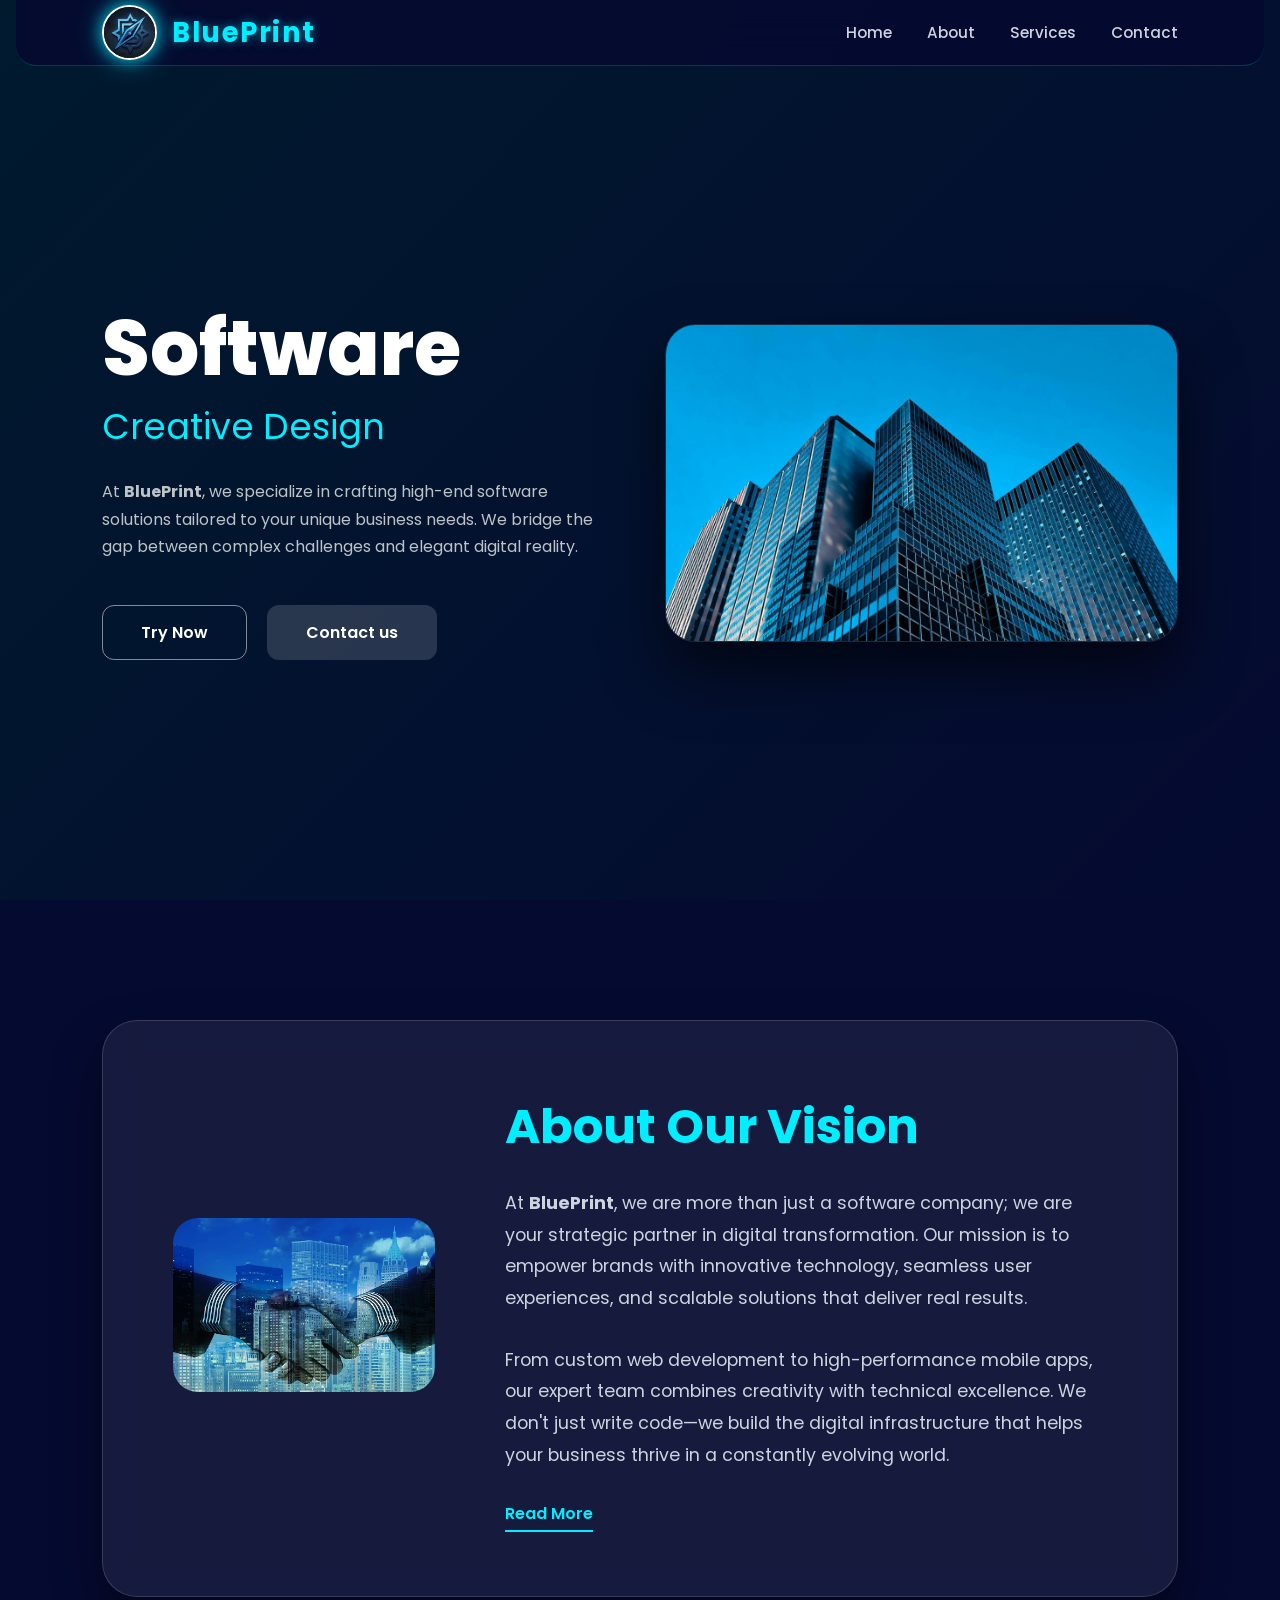
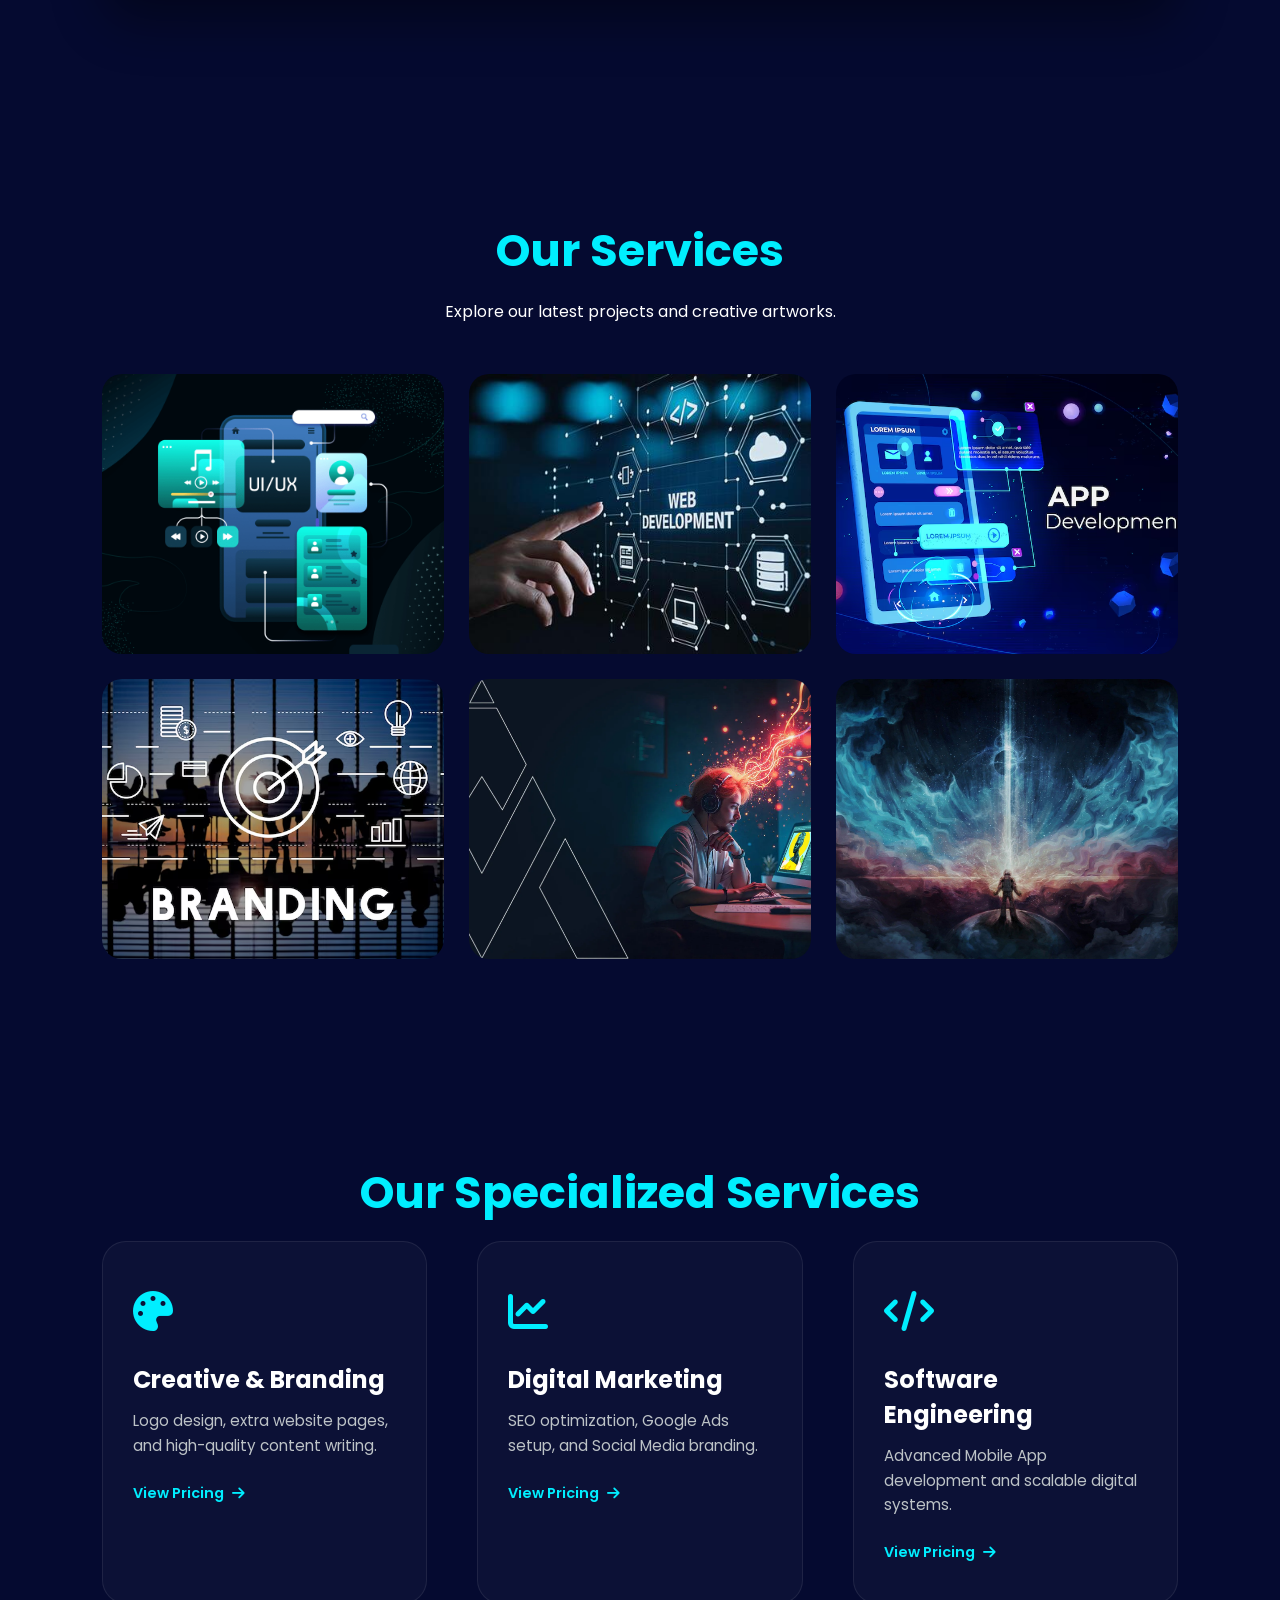
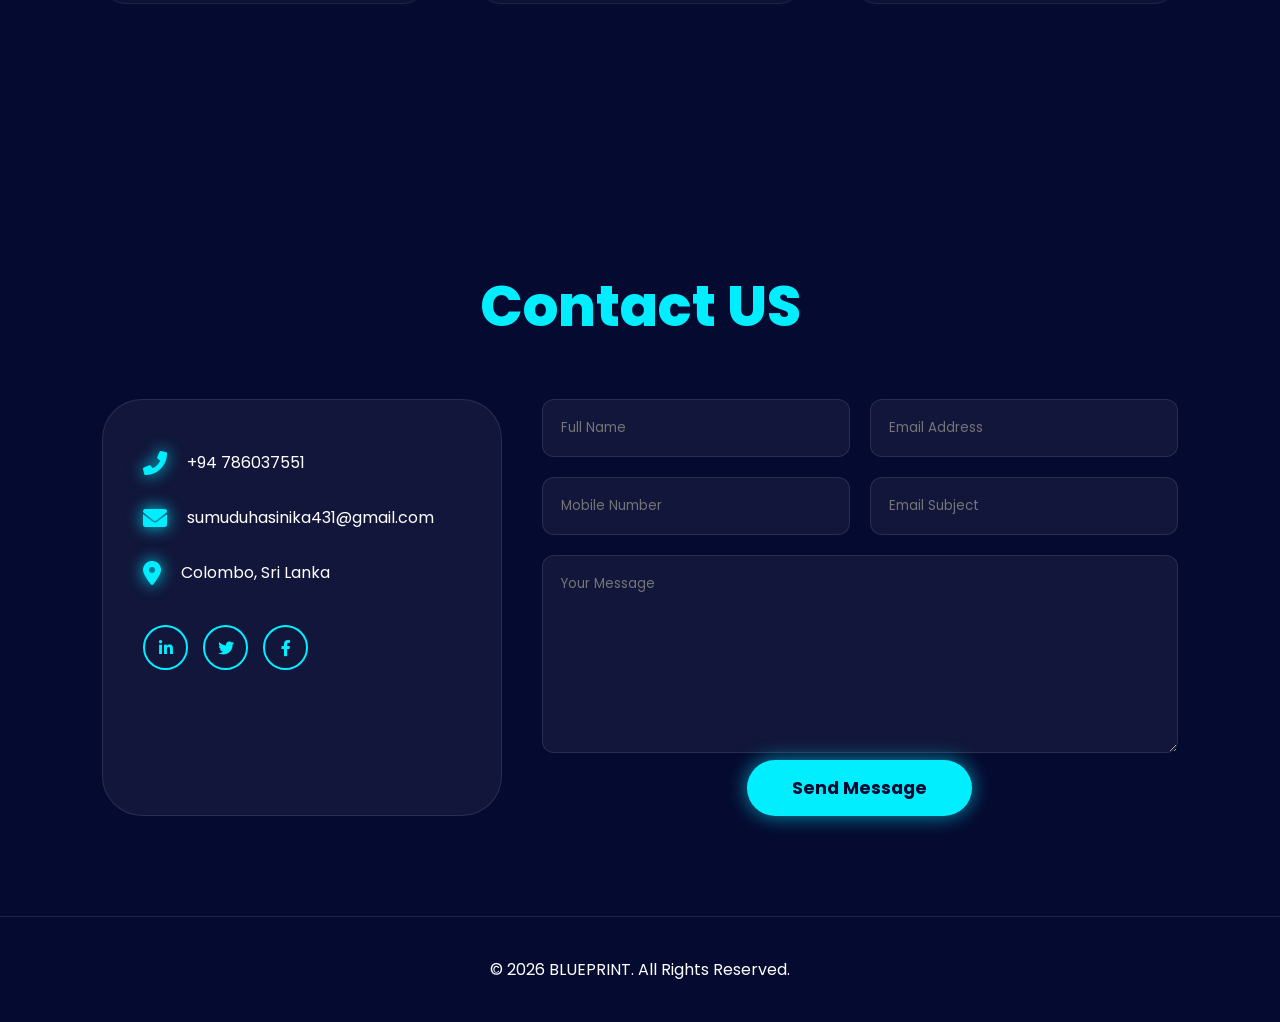
<file: index.html>
<!DOCTYPE html>
<html lang="en">

<head>
    <meta charset="UTF-8">
    <meta name="viewport" content="width=device-width, initial-scale=1.0">
    <title> BluePrint</title>
    <link rel="stylesheet" href="https://cdnjs.cloudflare.com/ajax/libs/font-awesome/6.0.0/css/all.min.css">
    <link rel="stylesheet" href="style.css">
</head>

<body>
    <div class="hero">
        <nav>
            <div class="logo">
                <img src="asseste/WhatsApp Image 2026-03-26 at 07.29.57.jpeg" alt="BluePrint Logo" class="logo-img">
                <span class="logo-text">BluePrint</span>
            </div>
            <ul>
                <li><a href="#home">Home</a></li>
                <li><a href="#about">About</a></li>
                <li><a href="#services">Services</a></li>
                <li><a href="#contact">Contact</a></li>
                
            </ul>
        </nav>

        <div class="content">
            <div class="hero-text">
                <h1>Software</h1>
                <h2>Creative Design</h2>
                <p>
                    At <strong>BluePrint</strong>, we specialize in crafting high-end software solutions
                    tailored to your unique business needs. We bridge the gap between
                    complex challenges and elegant digital reality.
                </p>
                <div class="buttons">
                    <a href="#" class="btn btn-outline">Try Now</a>
                    <a href="#" class="btn btn-fill">Contact us</a>
                </div>
            </div>

            <div class="hero-image">
                <img src="asseste/image 8.jpg" alt="Building Design" class="main-img">
            </div>
        </div>
    </div>

    <section class="about-section">
        <div class="about-container">
            <div class="about-image">
                <img src="asseste/image 1.webp" alt="Creative Design">
            </div>
            <div class="about-text">
                <h3>About Our Vision</h3>
                <p>
                    At <strong>BluePrint</strong>, we are more than just a software company; we are your strategic
                    partner in digital transformation. Our mission is to empower brands with
                    innovative technology, seamless user experiences, and scalable solutions that
                    deliver real results.
                </p>
                <p>
                    From custom web development to high-performance mobile apps, our expert team
                    combines creativity with technical excellence. We don't just write code—we
                    build the digital infrastructure that helps your business thrive in a
                    constantly evolving world.
                </p>
                <a href="#" class="btn-read">Read More</a>
            </div>
        </div>
    </section>

    <section class="gallery-section">
        <div class="gallery-header">
            <h2>Our Services</h2>
            <p>Explore our latest projects and creative artworks.</p>
        </div>

        <div class="gallery-grid">
            <div class="gallery-item">
                <img src="asseste/image 2.png" alt="Work 1">
                <div class="overlay"><span>UI/UX Design</span></div>
            </div>
            <div class="gallery-item">
                <img src="asseste/image 3.jpg" alt="Work 2">
                <div class="overlay"><span>Web Development</span></div>
            </div>
            <div class="gallery-item">
                <img src="asseste/image 4.avif" alt="Work 3">
                <div class="overlay"><span>Mobile App</span></div>
            </div>
            <div class="gallery-item">
                <img src="asseste/image 5.avif" alt="Work 4">
                <div class="overlay"><span>Branding</span></div>
            </div>
            <div class="gallery-item">
                <img src="asseste/image 6.webp" alt="Work 5">
                <div class="overlay"><span>Graphic Design</span></div>
            </div>
            <div class="gallery-item">
                <img src="asseste/image 7.jpg" alt="Work 6">
                <div class="overlay"><span>Digital Art</span></div>
            </div>
        </div>
    </section>

    <section class="interactive-services">
    <h2 class="section-title">Our Specialized Services</h2>
    

    <div class="category-cards-grid">
        <a href="creative-branding.html" class="category-card">
            <div class="cat-icon"><i class="fas fa-palette"></i></div>
            <h3>Creative & Branding</h3>
            <p>Logo design, extra website pages, and high-quality content writing.</p>
            <span class="view-btn">View Pricing <i class="fas fa-arrow-right"></i></span>
        </a>

        <a href="digital-marketing.html" class="category-card">
            <div class="cat-icon"><i class="fas fa-chart-line"></i></div>
            <h3>Digital Marketing</h3>
            <p>SEO optimization, Google Ads setup, and Social Media branding.</p>
            <span class="view-btn">View Pricing <i class="fas fa-arrow-right"></i></span>
        </a>

        <a href="software-engineering.html" class="category-card">
            <div class="cat-icon"><i class="fas fa-code"></i></div>
            <h3>Software Engineering</h3>
            <p>Advanced Mobile App development and scalable digital systems.</p>
            <span class="view-btn">View Pricing <i class="fas fa-arrow-right"></i></span>
        </a>
    </div>
</section>

    <section class="contact-section" id="contact">
        <h2 class="main-title">Contact US</h2>

        <div class="contact-container">
            <div class="contact-info-box">
                <div class="info-item">
                    <i class="fas fa-phone-alt"></i>
                    <span>+94 786037551</span>
                </div>
                <div class="info-item">
                    <i class="fas fa-envelope"></i>
                    <span>sumuduhasinika431@gmail.com</span>
                </div>
                <div class="info-item">
                    <i class="fas fa-map-marker-alt"></i>
                    <span>Colombo, Sri Lanka</span>
                </div>

                <div class="social-icons-row">
                    <a href="#" class="s-icon"><i class="fab fa-linkedin-in"></i></a>
                    <a href="#" class="s-icon"><i class="fab fa-twitter"></i></a>
                    <a href="#" class="s-icon"><i class="fab fa-facebook-f"></i></a>
                </div>
            </div>

            <div class="contact-form-box">
                <form>
                    <div class="input-group">
                        <input type="text" placeholder="Full Name">
                        <input type="email" placeholder="Email Address">
                    </div>
                    <div class="input-group">
                        <input type="number" placeholder="Mobile Number">
                        <input type="text" placeholder="Email Subject">
                    </div>
                    <textarea placeholder="Your Message" rows="8"></textarea>
                    <div class="form-btn">
                        <button type="submit" class="send-btn">Send Message</button>
                    </div>
                </form>
            </div>
        </div>
    </section>

    <footer>
        <p>&copy; 2026 BLUEPRINT. All Rights Reserved.</p>
    </footer>
    <script src="script.js"></script>
</body>

</html>
</file>
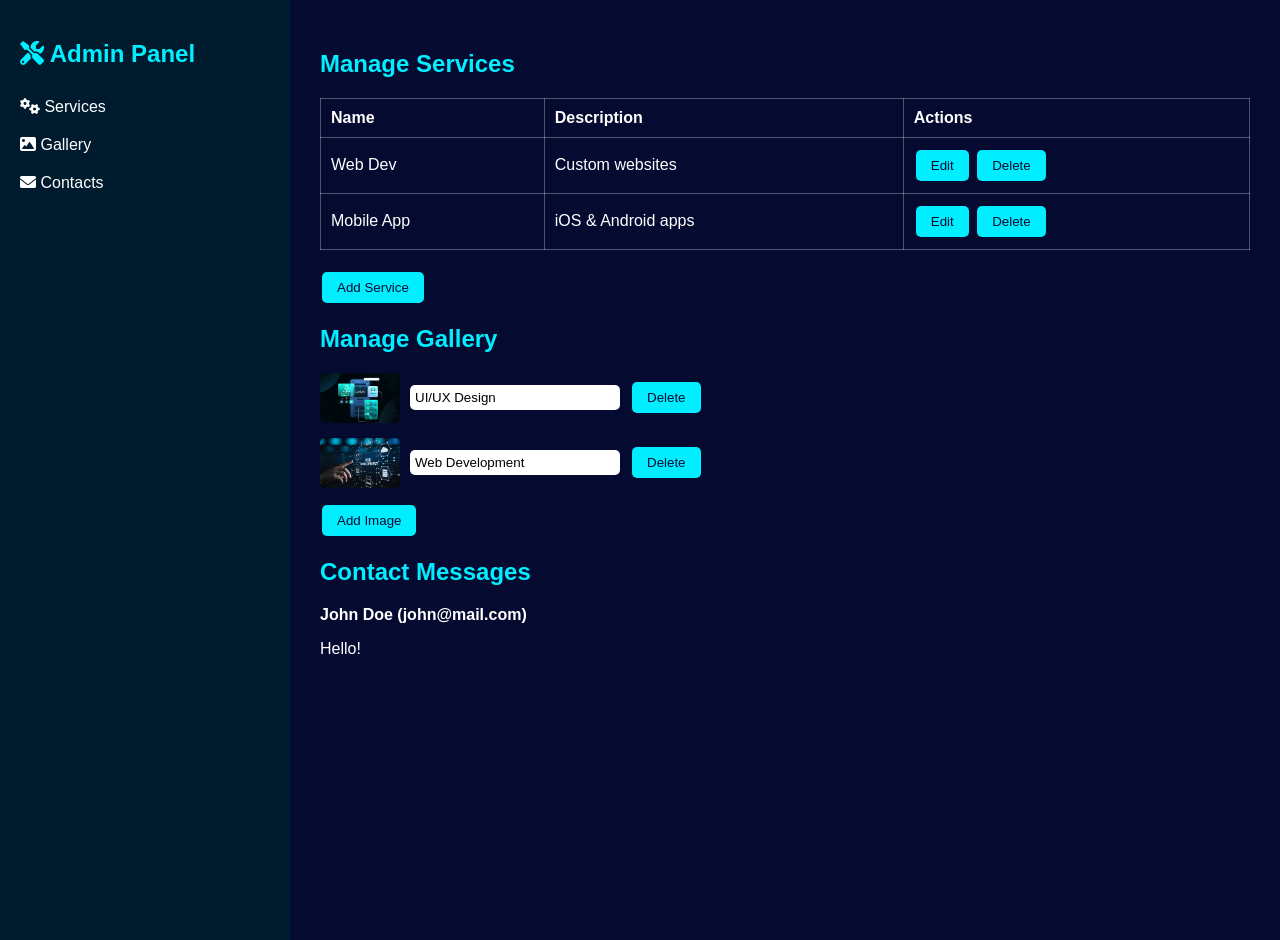
<file: admin.html>
<!DOCTYPE html>
<html lang="en">
<head>
<meta charset="UTF-8">
<meta name="viewport" content="width=device-width, initial-scale=1.0">
<title>BluePrint Admin Panel</title>
<link rel="stylesheet" href="https://cdnjs.cloudflare.com/ajax/libs/font-awesome/6.0.0/css/all.min.css">
<style>
    body { font-family: 'Poppins', sans-serif; background:#050a30; color:white; margin:0; display:flex; }
    .sidebar { width:250px; background:#001a2e; padding:20px; min-height:100vh; }
    .sidebar h2 { color:#00eeff; margin-bottom:30px; }
    .sidebar ul { list-style:none; padding:0; }
    .sidebar ul li { margin:20px 0; }
    .sidebar ul li a { color:white; text-decoration:none; }
    .sidebar ul li a:hover { color:#00eeff; }
    .admin-main { flex:1; padding:30px; overflow:auto; }
    h2 { color:#00eeff; margin-bottom:20px; }
    table { width:100%; border-collapse: collapse; margin-bottom:20px; }
    th, td { border:1px solid rgba(255,255,255,0.3); padding:10px; text-align:left; }
    button { padding:8px 15px; margin:2px; border:none; border-radius:5px; cursor:pointer; background:#00eeff; color:#050a30; }
    .gallery-item-admin { margin-bottom:15px; display:flex; align-items:center; gap:10px; }
    .gallery-item-admin img { width:80px; height:50px; object-fit:cover; border-radius:5px; }
    input[type="text"] { padding:5px; border-radius:5px; border:none; width:200px; }
</style>
</head>
<body>

<aside class="sidebar">
    <h2><i class="fas fa-tools"></i> Admin Panel</h2>
    <ul>
        <li><a href="#services"><i class="fas fa-cogs"></i> Services</a></li>
        <li><a href="#gallery"><i class="fas fa-image"></i> Gallery</a></li>
        <li><a href="#contacts"><i class="fas fa-envelope"></i> Contacts</a></li>
    </ul>
</aside>

<main class="admin-main">
    <!-- Services Management -->
    <section id="services">
        <h2>Manage Services</h2>
        <table id="services-table">
            <tr><th>Name</th><th>Description</th><th>Actions</th></tr>
        </table>
        <button onclick="addService()">Add Service</button>
    </section>

    <!-- Gallery Management -->
    <section id="gallery">
        <h2>Manage Gallery</h2>
        <div id="gallery-items"></div>
        <button onclick="addGalleryItem()">Add Image</button>
    </section>

    <!-- Contact Messages -->
    <section id="contacts">
        <h2>Contact Messages</h2>
        <div id="contact-list"></div>
    </section>
</main>

<script>
    // Services
    let services = [
        {name:'Web Dev', desc:'Custom websites'},
        {name:'Mobile App', desc:'iOS & Android apps'}
    ];

    function renderServices() {
        let table = document.getElementById('services-table');
        table.innerHTML = '<tr><th>Name</th><th>Description</th><th>Actions</th></tr>';
        services.forEach((s,i)=>{
            let row = table.insertRow();
            row.insertCell(0).innerText = s.name;
            row.insertCell(1).innerText = s.desc;
            row.insertCell(2).innerHTML = `<button onclick="editService(${i})">Edit</button> <button onclick="deleteService(${i})">Delete</button>`;
        });
    }

    function addService() {
        let name = prompt("Service Name:");
        let desc = prompt("Description:");
        if(name && desc){ services.push({name,desc}); renderServices(); }
    }

    function editService(i){
        let name = prompt("Edit Name:", services[i].name);
        let desc = prompt("Edit Desc:", services[i].desc);
        if(name && desc){ services[i]={name,desc}; renderServices(); }
    }

    function deleteService(i){ services.splice(i,1); renderServices(); }

    renderServices();

    // Gallery
    let galleryItems = [
        { src: 'asseste/image 2.png', caption: 'UI/UX Design' },
        { src: 'asseste/image 3.jpg', caption: 'Web Development' }
    ];

    function renderGalleryAdmin() {
        const container = document.getElementById('gallery-items');
        container.innerHTML = '';
        galleryItems.forEach((item,i)=>{
            const div = document.createElement('div');
            div.className = 'gallery-item-admin';
            div.innerHTML = `
                <img src="${item.src}" alt="${item.caption}">
                <input type="text" value="${item.caption}" onchange="updateGalleryCaption(${i}, this.value)">
                <button onclick="deleteGalleryItem(${i})">Delete</button>
            `;
            container.appendChild(div);
        });
    }

    function addGalleryItem() {
        let src = prompt("Image URL:");
        let caption = prompt("Caption:");
        if(src && caption){ galleryItems.push({src,caption}); renderGalleryAdmin(); }
    }

    function updateGalleryCaption(i, val) {
        galleryItems[i].caption = val;
        alert('Updated!');
    }

    function deleteGalleryItem(i){
        galleryItems.splice(i,1);
        renderGalleryAdmin();
    }

    renderGalleryAdmin();

    // Contact Messages (demo)
    let contacts = [
        {name:'John Doe', email:'john@mail.com', message:'Hello!'}
    ];

    function renderContacts() {
        const container = document.getElementById('contact-list');
        container.innerHTML = '';
        contacts.forEach(c=>{
            const div = document.createElement('div');
            div.style.marginBottom='15px';
            div.innerHTML = `<strong>${c.name} (${c.email})</strong><p>${c.message}</p>`;
            container.appendChild(div);
        });
    }

    renderContacts();
</script>

</body>
</html>
</file>
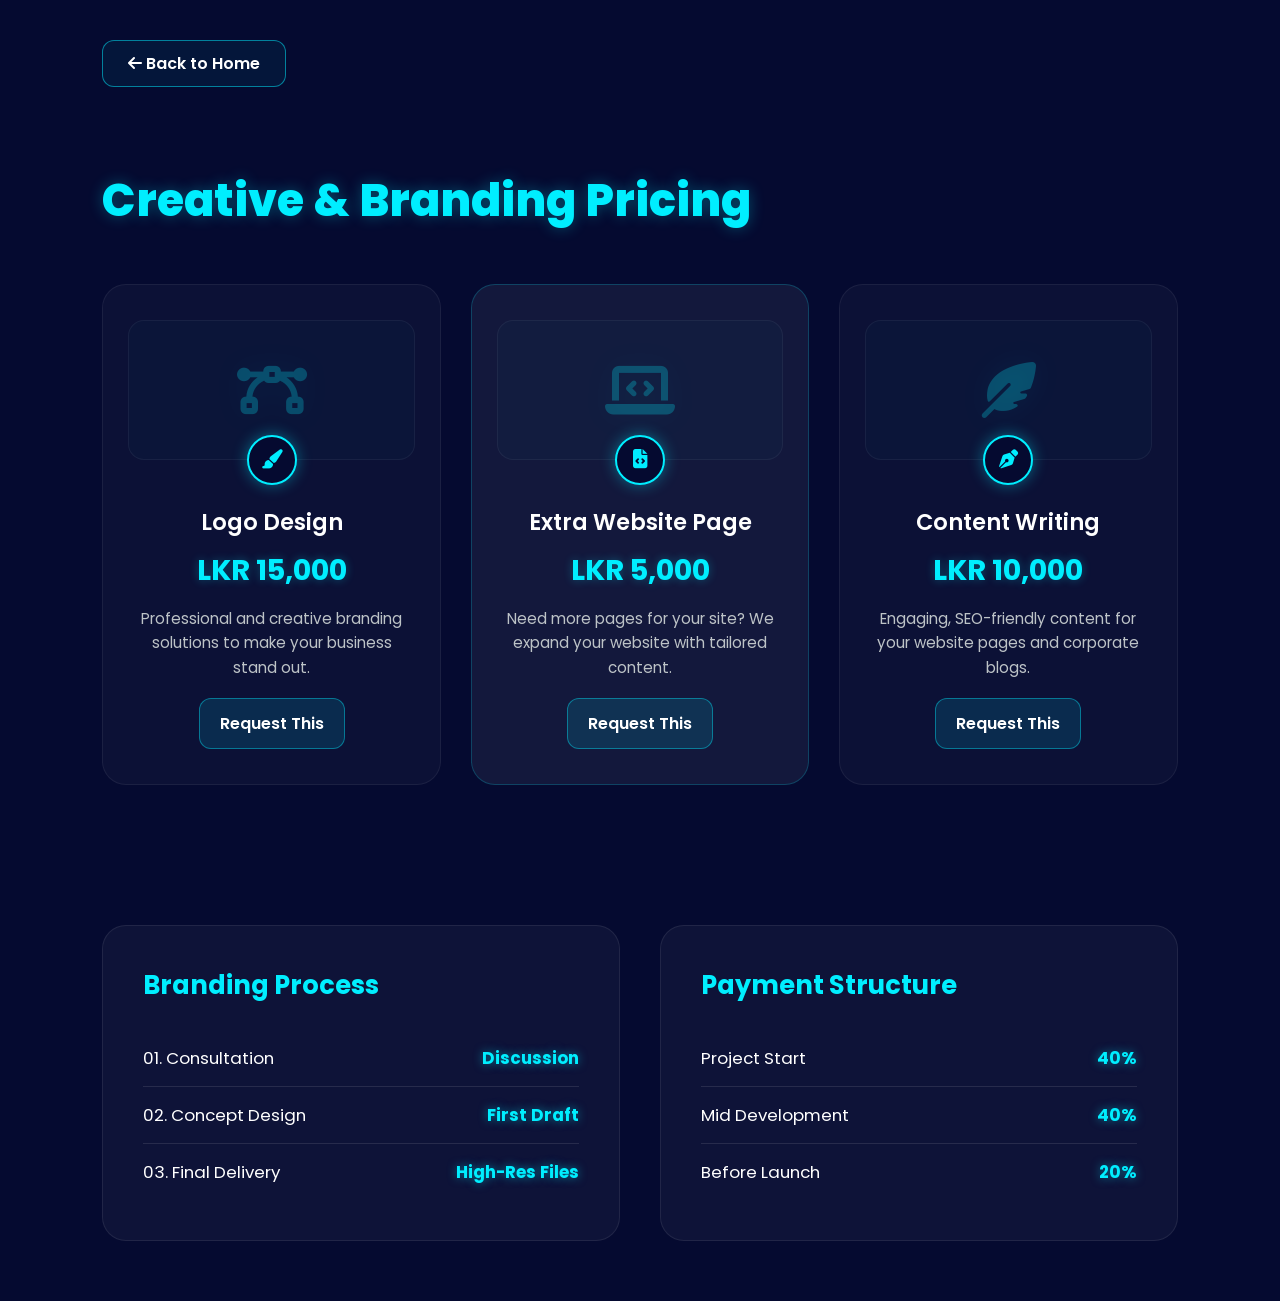
<file: creative-branding.html>
<!DOCTYPE html>
<html lang="en">
<head>
    <meta charset="UTF-8">
    <meta name="viewport" content="width=device-width, initial-scale=1.0">
    <title>Creative & Branding Services</title>
    <link rel="stylesheet" href="https://cdnjs.cloudflare.com/ajax/libs/font-awesome/6.4.2/css/all.min.css">
    <link rel="stylesheet" href="cart.css">
</head>
<body>

    <div class="back-btn-container">
        <a href="index.html" class="btn" style="display: inline-block; padding: 10px 25px; text-decoration: none;"><i class="fa-solid fa-arrow-left"></i> Back to Home</a>
    </div>

    <section class="interactive-services">
        <div class="panel-header">
            <h3 class="section-title" style="text-align: left;">Creative & Branding Pricing</h3>
        </div>
        
        <div class="inner-cards-grid">
            <div class="inner-price-card animate-card">
                <div class="card-image-box"><i class="fa-solid fa-bezier-curve img-placeholder-icon"></i></div>
                <div class="card-icon-badge"><i class="fa-solid fa-paintbrush"></i></div>
                <h4>Logo Design</h4>
                <p class="price">LKR 15,000</p>
                <p class="desc">Professional and creative branding solutions to make your business stand out.</p>
                <a href="mailto:mtsdblueprint@gmail.com?subject=Request%20Logo%20Design%20Service" class="btn request-btn">Request This</a>
            </div>

            <div class="inner-price-card highlighted animate-card">
                <div class="card-image-box"><i class="fa-solid fa-laptop-code img-placeholder-icon"></i></div>
                <div class="card-icon-badge"><i class="fa-solid fa-file-code"></i></div>
                <h4>Extra Website Page</h4>
                <p class="price">LKR 5,000</p>
                <p class="desc">Need more pages for your site? We expand your website with tailored content.</p>
                <a href="mailto:mtsdblueprint@gmail.com?subject=Request%20Extra%20Website%20Page" class="btn request-btn">Request This</a>
            </div>

            <div class="inner-price-card animate-card">
                <div class="card-image-box"><i class="fa-solid fa-feather-pointed img-placeholder-icon"></i></div>
                <div class="card-icon-badge"><i class="fa-solid fa-pen-nib"></i></div>
                <h4>Content Writing</h4>
                <p class="price">LKR 10,000</p>
                <p class="desc">Engaging, SEO-friendly content for your website pages and corporate blogs.</p>
                <a href="mailto:mtsdblueprint@gmail.com?subject=Request%20Content%20Writing" class="btn request-btn">Request This</a>
            </div>

            
        </div>
    </section>

    <section class="info-section">
        <div class="info-container">
            <div class="info-box">
                <h3>Branding Process</h3>
                <ul class="payment-list">
                    <li><span>01. Consultation</span> <strong class="glow-text">Discussion</strong></li>
                    <li><span>02. Concept Design</span> <strong class="glow-text">First Draft</strong></li>
                    <li><span>03. Final Delivery</span> <strong class="glow-text">High-Res Files</strong></li>
                </ul>
            </div>
            <div class="info-box">
                <h3>Payment Structure</h3>
                <ul class="payment-list">
                    <li><span>Project Start</span> <strong class="glow-text">40%</strong></li>
                    <li><span>Mid Development</span> <strong class="glow-text">40%</strong></li>
                    <li><span>Before Launch</span> <strong class="glow-text">20%</strong></li>
                </ul>
            </div>
        </div>
    </section>

</body>
</html>
</file>
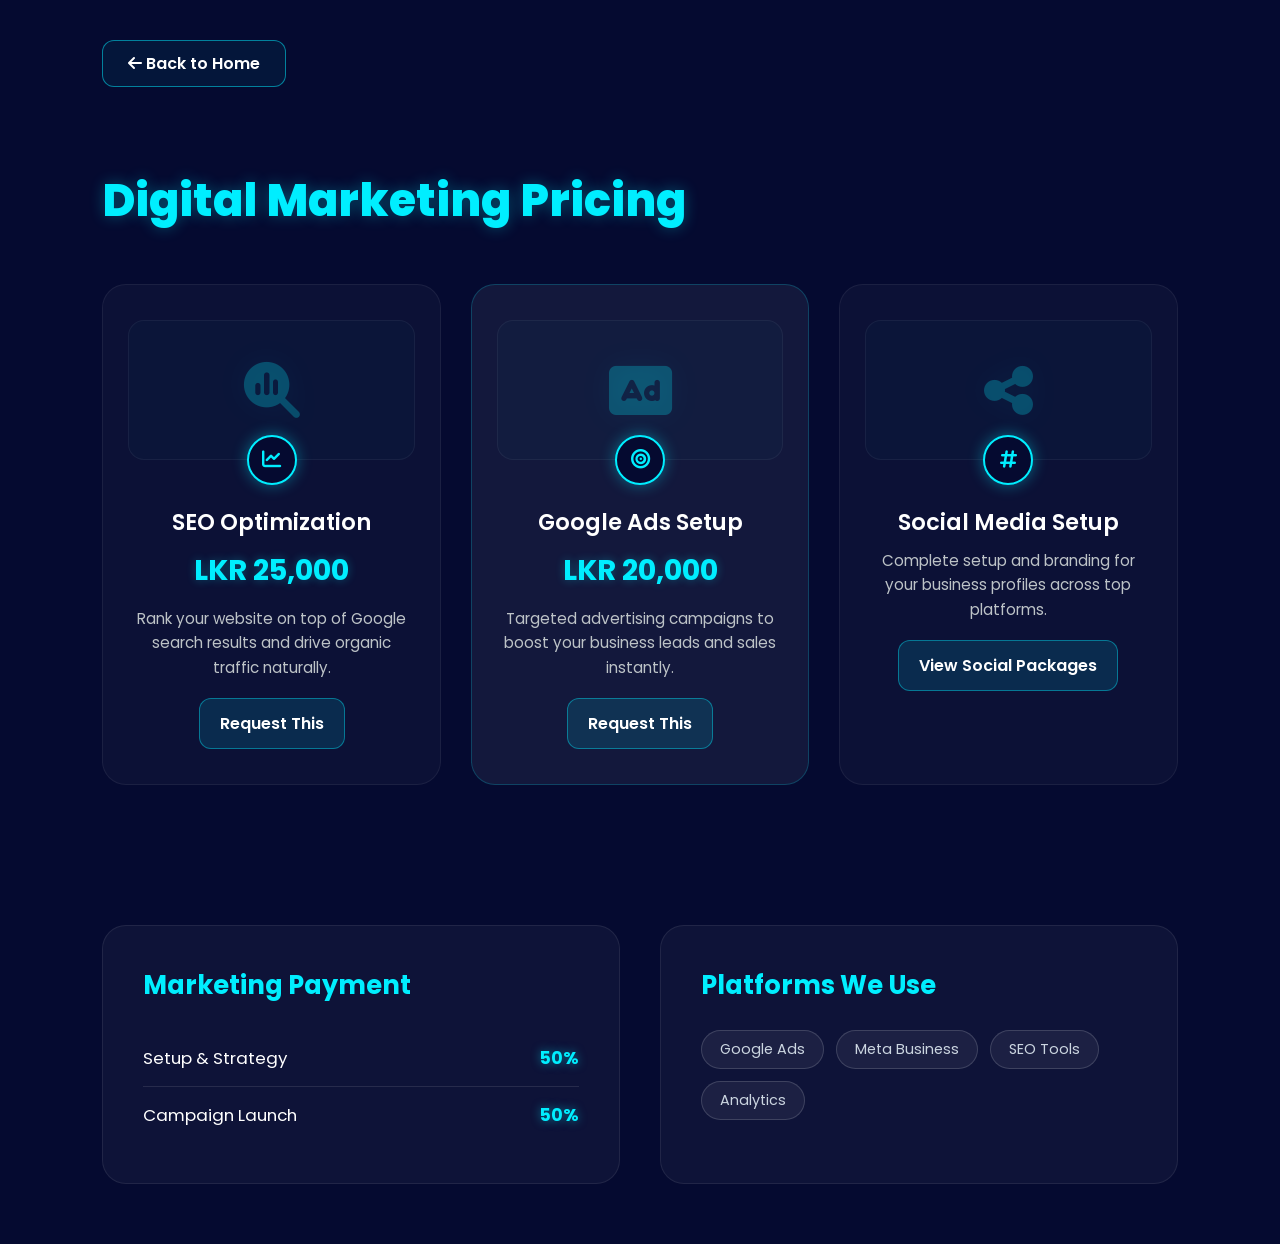
<file: digital-marketing.html>
<!DOCTYPE html>
<html lang="en">
<head>
    <meta charset="UTF-8">
    <meta name="viewport" content="width=device-width, initial-scale=1.0">
    <title>Digital Marketing Services</title>
    <link rel="stylesheet" href="https://cdnjs.cloudflare.com/ajax/libs/font-awesome/6.4.2/css/all.min.css">
    <link rel="stylesheet" href="cart.css">
</head>
<body>

    <div class="back-btn-container">
        <a href="index.html" class="btn" style="display: inline-block; padding: 10px 25px; text-decoration: none;"><i class="fa-solid fa-arrow-left"></i> Back to Home</a>
    </div>

    <section class="interactive-services">
        <div class="panel-header">
            <h3 class="section-title" style="text-align: left;">Digital Marketing Pricing</h3>
        </div>
        
        <div class="inner-cards-grid">
            <div class="inner-price-card animate-card">
                <div class="card-image-box"><i class="fa-solid fa-magnifying-glass-chart img-placeholder-icon"></i></div>
                <div class="card-icon-badge"><i class="fa-solid fa-chart-line"></i></div>
                <h4>SEO Optimization</h4>
                <p class="price">LKR 25,000</p>
                <p class="desc">Rank your website on top of Google search results and drive organic traffic naturally.</p>
                <a href="mailto:mtsdblueprint@gmail.com?subject=Request%20SEO%20Optimization" class="btn request-btn">Request This</a>
            </div>

            <div class="inner-price-card highlighted animate-card">
                <div class="card-image-box"><i class="fa-solid fa-rectangle-ad img-placeholder-icon"></i></div>
                <div class="card-icon-badge"><i class="fa-solid fa-bullseye"></i></div>
                <h4>Google Ads Setup</h4>
                <p class="price">LKR 20,000</p>
                <p class="desc">Targeted advertising campaigns to boost your business leads and sales instantly.</p>
                <a href="mailto:mtsdblueprint@gmail.com?subject=Request%20Google%20Ads%20Setup" class="btn request-btn">Request This</a>
            </div>

            <div class="inner-price-card animate-card">
                <div class="card-image-box"><i class="fa-solid fa-share-nodes img-placeholder-icon"></i></div>
                <div class="card-icon-badge"><i class="fa-solid fa-hashtag"></i></div>
                <h4>Social Media Setup</h4>
                <p class="desc">Complete setup and branding for your business profiles across top platforms.</p>
                <button type="button" class="btn request-btn" id="social-setup-toggle">View Social Packages</button>
            </div>
        </div>
        <div class="social-pricing-panel hidden" id="social-pricing-panel">
            <h3>Social Media Package Options</h3>
            <p class="desc">Select a package to see price details for Facebook, TikTok, Instagram, or bundle discounts.</p>
            <div class="social-package-grid">
                <div class="social-package-card">
                    <div class="package-icon"><i class="fa-brands fa-facebook-f"></i></div>
                    <h4>Facebook Only</h4>
                    <p class="package-price">LKR 8,000</p>
                    <p class="package-note">Boost option available for LKR 5,000 extra.</p>
                    <a href="mailto:mtsdblueprint@gmail.com?subject=Request%20Facebook%20Page%20Setup" class="btn request-btn">Request Facebook</a>
                </div>
                <div class="social-package-card">
                    <div class="package-icon"><i class="fa-brands fa-tiktok"></i></div>
                    <h4>TikTok Only</h4>
                    <p class="package-price">LKR 7,000</p>
                    <p class="package-note">Boost option available for LKR 4,500 extra.</p>
                    <a href="mailto:mtsdblueprint@gmail.com?subject=Request%20TikTok%20Page%20Setup" class="btn request-btn">Request TikTok</a>
                </div>
                <div class="social-package-card">
                    <div class="package-icon"><i class="fa-brands fa-instagram"></i></div>
                    <h4>Instagram Only</h4>
                    <p class="package-price">LKR 7,500</p>
                    <p class="package-note">Boost option available for LKR 4,800 extra.</p>
                    <a href="mailto:mtsdblueprint@gmail.com?subject=Request%20Instagram%20Page%20Setup" class="btn request-btn">Request Instagram</a>
                </div>
                <div class="social-package-card">
                    <div class="package-icon"><i class="fa-solid fa-layer-group"></i></div>
                    <h4>Two Platforms</h4>
                    <p class="package-price">LKR 14,000</p>
                    <p class="package-note">Choose any two platforms with a bundle discount.</p>
                    <a href="mailto:mtsdblueprint@gmail.com?subject=Request%20Two%20Social%20Media%20Platforms%20Setup" class="btn request-btn">Request Bundle</a>
                </div>
                <div class="social-package-card highlight-card">
                    <div class="package-icon"><i class="fa-solid fa-star"></i></div>
                    <h4>All Three Platforms</h4>
                    <p class="package-price">LKR 20,000</p>
                    <p class="package-note">Best value bundle with Facebook, TikTok and Instagram.</p>
                    <a href="mailto:mtsdblueprint@gmail.com?subject=Request%20All%20Three%20Social%20Media%20Platforms%20Setup" class="btn request-btn">Request All</a>
                </div>
            </div>
        </div>
    </section>

    <section class="info-section">
        <div class="info-container">
            <div class="info-box">
                <h3>Marketing Payment</h3>
                <ul class="payment-list">
                    <li><span>Setup & Strategy</span> <strong class="glow-text">50%</strong></li>
                    <li><span>Campaign Launch</span> <strong class="glow-text">50%</strong></li>
                </ul>
            </div>
            <div class="info-box">
                <h3>Platforms We Use</h3>
                <div class="tech-tags">
                    <span>Google Ads</span><span>Meta Business</span><span>SEO Tools</span><span>Analytics</span>
                </div>
            </div>
        </div>
    </section>

    <script>
        document.addEventListener('DOMContentLoaded', () => {
            const toggle = document.getElementById('social-setup-toggle');
            const panel = document.getElementById('social-pricing-panel');
            toggle.addEventListener('click', () => {
                const isHidden = panel.classList.toggle('hidden');
                toggle.textContent = isHidden ? 'View Social Packages' : 'Hide Social Packages';
            });
        });
    </script>
</body>
</html>
</file>
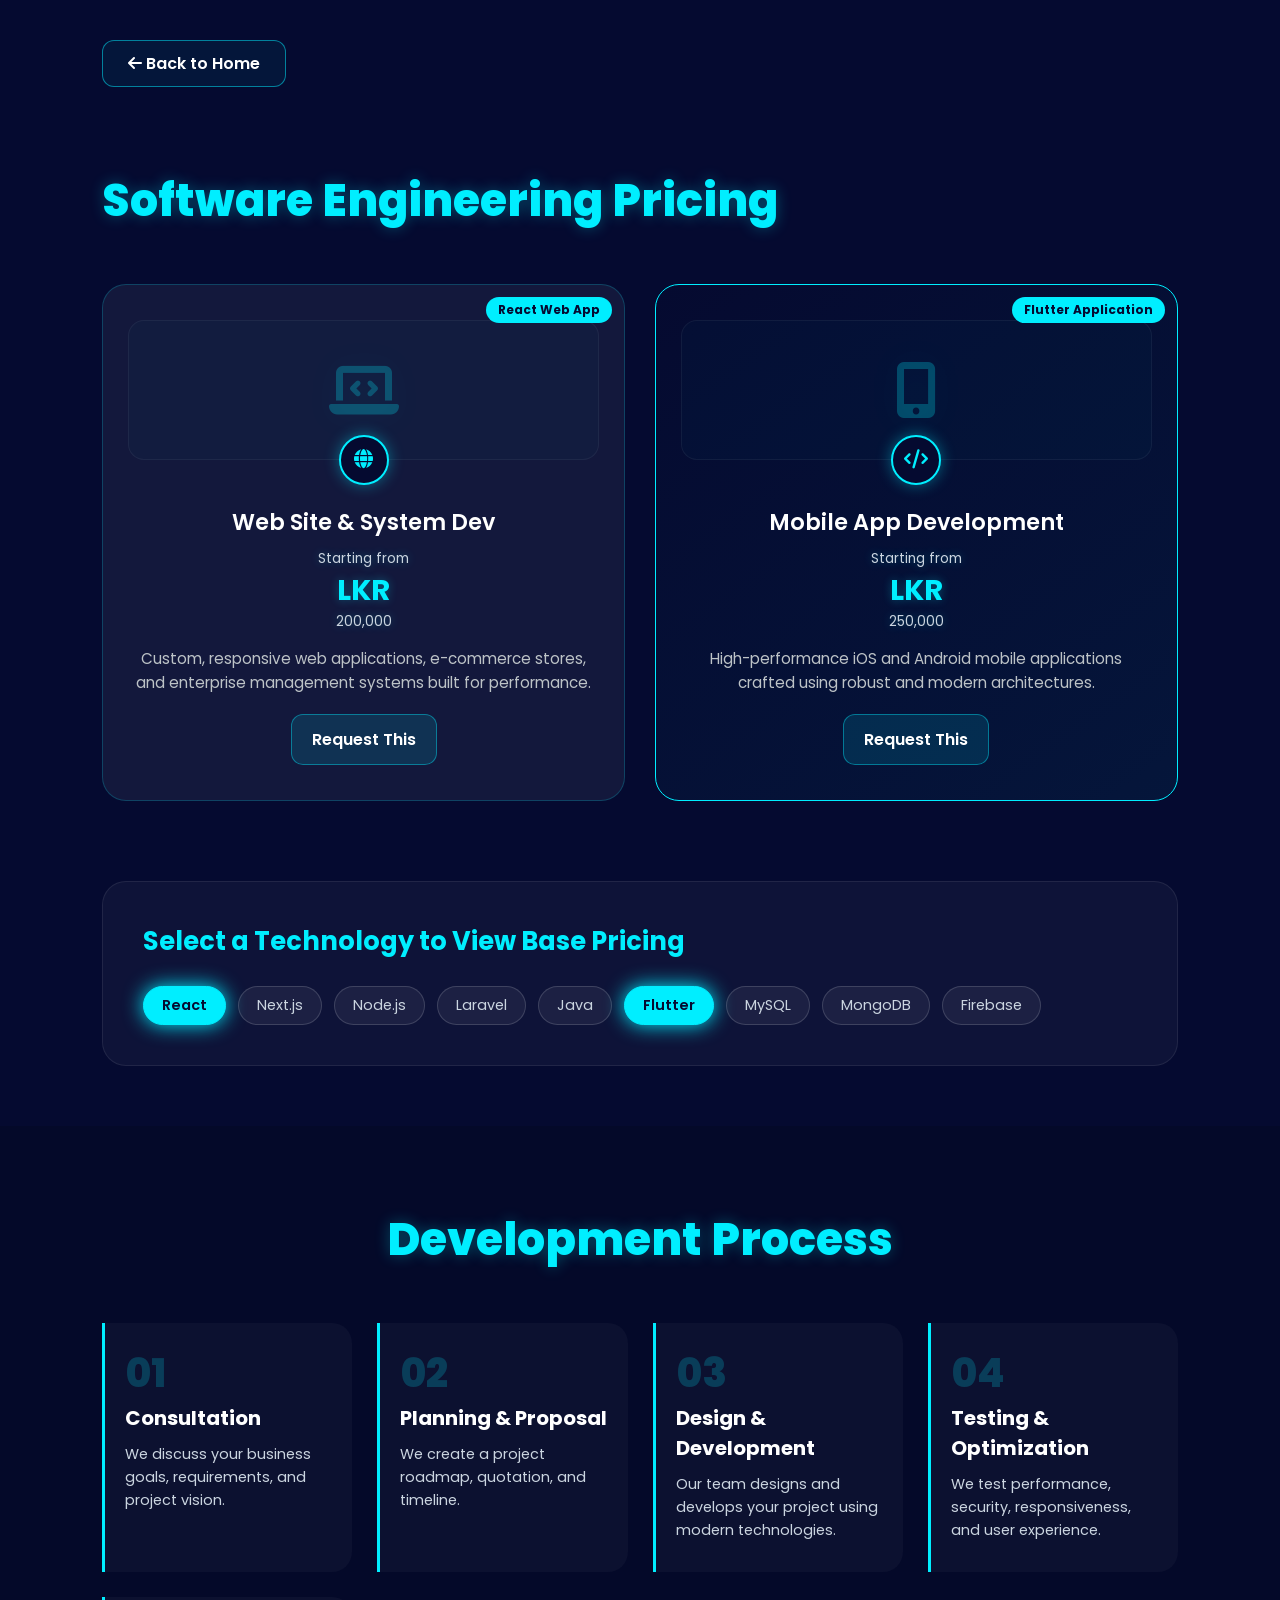
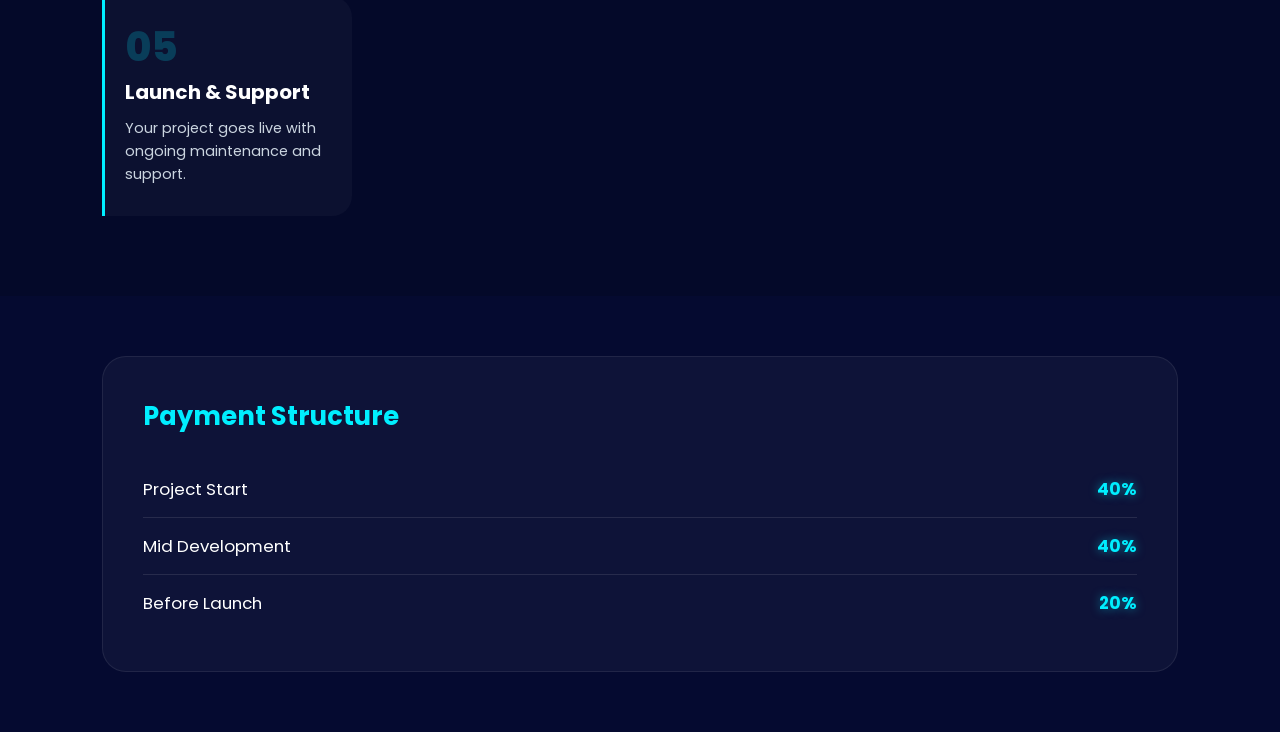
<file: software-engineering.html>
<!DOCTYPE html>
<html lang="en">
<head>
    <meta charset="UTF-8">
    <meta name="viewport" content="width=device-width, initial-scale=1.0">
    <title>Software Engineering Services</title>
    <link rel="stylesheet" href="https://cdnjs.cloudflare.com/ajax/libs/font-awesome/6.4.2/css/all.min.css">
    <link rel="stylesheet" href="cart.css">
</head>
<body>

    <div class="back-btn-container">
        <a href="index.html" class="btn" style="display: inline-block; padding: 10px 25px; text-decoration: none;">
            <i class="fa-solid fa-arrow-left"></i> Back to Home
        </a>
    </div>

    <section class="interactive-services">
        <div class="panel-header">
            <h3 class="section-title" style="text-align: left;">Software Engineering Pricing</h3>
        </div>
        
        <div class="inner-cards-grid">
            
            <div class="inner-price-card highlighted animate-card">
                <span class="badge" id="web-dynamic-tech">React Web App</span> 
                <div class="card-image-box">
                    <i class="fa-solid fa-laptop-code img-placeholder-icon"></i>
                </div>
                <div class="card-icon-badge"><i class="fa-solid fa-globe"></i></div>
                <h4>Web Site & System Dev</h4>
                <p class="price"><span>Starting from</span> LKR <span id="web-dynamic-price">200,000</span></p>
                <p class="desc">Custom, responsive web applications, e-commerce stores, and enterprise management systems built for performance.</p>
                <a href="mailto:sumuduhasinika431@gmail.com?subject=Request%20Web%20Site%20%26%20System%20Development" class="btn request-btn">Request This</a>
            </div>

            <div class="inner-price-card premium animate-card">
                <span class="badge" id="mobile-dynamic-tech">Flutter Application</span> 
                <div class="card-image-box">
                    <i class="fa-solid fa-mobile-screen-button img-placeholder-icon"></i>
                </div>
                <div class="card-icon-badge"><i class="fa-solid fa-code"></i></div>
                <h4>Mobile App Development</h4>
                <p class="price"><span>Starting from</span> LKR <span id="mobile-dynamic-price">250,000</span></p>
                <p class="desc">High-performance iOS and Android mobile applications crafted using robust and modern architectures.</p>
                <a href="mailto:sumuduhasinika431@gmail.com?subject=Request%20Mobile%20App%20Development" class="btn request-btn">Request This</a>
            </div>

        </div>
    </section>

    <section class="info-section" style="padding-top: 0;">
        <div class="info-container">
            <div class="info-box" style="width: 100%;">
                <h3>Select a Technology to View Base Pricing</h3>
                <div class="tech-tags interactive-tech">
                    <span class="tech-btn active" data-type="web" data-tech="React Web App" data-price="200000">React</span>
                    <span class="tech-btn" data-type="web" data-tech="Next.js Web App" data-price="280000">Next.js</span>
                    <span class="tech-btn" data-type="web" data-tech="Node.js Backend" data-price="180000">Node.js</span>
                    <span class="tech-btn" data-type="web" data-tech="Laravel System" data-price="150000">Laravel</span>
                    <span class="tech-btn" data-type="web" data-tech="Java Enterprise" data-price="350000">Java</span>
                    <span class="tech-btn active" data-type="mobile" data-tech="Flutter Application" data-price="250000">Flutter</span>
                    <span class="tech-btn" data-type="web" data-tech="MySQL Database" data-price="50000">MySQL</span>
                    <span class="tech-btn" data-type="web" data-tech="MongoDB Database" data-price="60000">MongoDB</span>
                    <span class="tech-btn" data-type="mobile" data-tech="Firebase Mobile System" data-price="75000">Firebase</span>
                </div>
            </div>
        </div>
    </section>

    <section class="process-section">
        <h2 class="section-title">Development Process</h2>
        <div class="process-grid">
            <div class="process-card">
                <div class="step-num">01</div>
                <h3>Consultation</h3>
                <p>We discuss your business goals, requirements, and project vision.</p>
            </div>
            <div class="process-card">
                <div class="step-num">02</div>
                <h3>Planning & Proposal</h3>
                <p>We create a project roadmap, quotation, and timeline.</p>
            </div>
            <div class="process-card">
                <div class="step-num">03</div>
                <h3>Design & Development</h3>
                <p>Our team designs and develops your project using modern technologies.</p>
            </div>
            <div class="process-card">
                <div class="step-num">04</div>
                <h3>Testing & Optimization</h3>
                <p>We test performance, security, responsiveness, and user experience.</p>
            </div>
            <div class="process-card">
                <div class="step-num">05</div>
                <h3>Launch & Support</h3>
                <p>Your project goes live with ongoing maintenance and support.</p>
            </div>
        </div>
    </section>

    <section class="info-section">
        <div class="info-container">
            <div class="info-box" style="width: 100%;">
                <h3>Payment Structure</h3>
                <ul class="payment-list">
                    <li><span>Project Start</span> <strong class="glow-text">40%</strong></li>
                    <li><span>Mid Development</span> <strong class="glow-text">40%</strong></li>
                    <li><span>Before Launch</span> <strong class="glow-text">20%</strong></li>
                </ul>
            </div>
        </div>
    </section>

    <script>
        document.addEventListener('DOMContentLoaded', () => {
            const techButtons = document.querySelectorAll('.tech-btn');
            
            // Web App Elements
            const webPriceDisplay = document.getElementById('web-dynamic-price');
            const webTechDisplay = document.getElementById('web-dynamic-tech');
            
            // Mobile App Elements
            const mobilePriceDisplay = document.getElementById('mobile-dynamic-price');
            const mobileTechDisplay = document.getElementById('mobile-dynamic-tech');

            techButtons.forEach(button => {
                button.addEventListener('click', () => {
                    const type = button.getAttribute('data-type');
                    const targetPrice = button.getAttribute('data-price');
                    const targetTech = button.getAttribute('data-tech');

                    // අදාළ කාණ්ඩයේ බටන්ස් විතරක් active/deactive කරන්න
                    document.querySelectorAll(`.tech-btn[data-type="${type}"]`).forEach(btn => btn.classList.remove('active'));
                    button.classList.add('active');

                    // Web ද Mobile ද කියලා චෙක් කරලා අදාළ කාඩ් එක විතරක් අප්ඩේට් කරනවා
                    if (type === 'web') {
                        webPriceDisplay.style.opacity = '0';
                        webTechDisplay.style.opacity = '0';
                        setTimeout(() => {
                            webPriceDisplay.textContent = Number(targetPrice).toLocaleString();
                            webTechDisplay.textContent = targetTech;
                            webPriceDisplay.style.opacity = '1';
                            webTechDisplay.style.opacity = '1';
                        }, 200);
                    } else if (type === 'mobile') {
                        mobilePriceDisplay.style.opacity = '0';
                        mobileTechDisplay.style.opacity = '0';
                        setTimeout(() => {
                            mobilePriceDisplay.textContent = Number(targetPrice).toLocaleString();
                            mobileTechDisplay.textContent = targetTech;
                            mobilePriceDisplay.style.opacity = '1';
                            mobileTechDisplay.style.opacity = '1';
                        }, 200);
                    }
                });
            });
        });
    </script>
</body>
</html>
</file>
<file: style.css>
@import url('https://fonts.googleapis.com/css2?family=Poppins:wght@400;600;700&display=swap');


* {
    margin: 0;
    padding: 0;
    box-sizing: border-box;
    font-family: 'Poppins', sans-serif;
}

body {
    background-color: #050a30; 
    color: white;
    overflow-x: hidden;
    scroll-behavior: smooth;
}

.hero {
    width: 100%;
    min-height: 100vh;
    background: linear-gradient(135deg, #001a2e 0%, #050a30 100%);
    padding: 0 8%;
    display: flex;
    flex-direction: column;
}

nav {
    display: flex;
    align-items: center;
    justify-content: space-between;
    padding: 5px 5%;
    position: sticky;
    top: 0;
    z-index: 1000;
    background: rgba(5, 10, 48, 0.85); 
    backdrop-filter: blur(15px);
    border-bottom: 1px solid rgba(0, 238, 255, 0.2);
    border-radius: 0 0 20px 20px;
    margin: 0 -8%;
    padding-left: 8%;
    padding-right: 8%;
}

.logo {
    display: flex;
    align-items: center;
    gap: 15px;
}


.logo-img {
    width: 55px;
    height: 55px;
    border-radius: 50%;
    object-fit: cover;
    border: 2px solid #ffffff; 
    box-shadow: 0 0 15px rgba(0, 238, 255, 0.8), 
                0 0 30px rgba(0, 238, 255, 0.4);
    transition: 0.4s ease;
}

.logo-img:hover {
    transform: scale(1.1) rotate(5deg);
    box-shadow: 0 0 25px rgba(0, 238, 255, 1), 
                0 0 50px rgba(0, 238, 255, 0.6);
    border-color: #00eeff;
}

.logo-text {
    font-size: 1.7rem;
    font-weight: 700;
    color: #00eeff; 
    letter-spacing: 1.5px;
    text-shadow: 0 0 10px rgba(0, 238, 255, 0.5);
}

nav ul {
    display: flex;
    align-items: center;
    list-style: none;
}

nav ul li {
    margin-left: 35px;
}

nav ul li a {
    text-decoration: none;
    color: #cbd5e0;
    font-size: 0.95rem;
    font-weight: 500;
    transition: 0.3s;
    position: relative;
    padding-bottom: 5px;
}

nav ul li a::after {
    content: '';
    position: absolute;
    width: 0%;
    height: 2px;
    background: #00eeff;
    left: 0;
    bottom: 0;
    transition: width 0.3s ease;
}

nav ul li a:hover::after {
    width: 100%;
}

nav ul li a:hover {
    color: #00eeff;
}

.signin-btn {
    border: 1px solid #00eeff;
    padding: 8px 20px;
    border-radius: 8px;
    background: rgba(0, 238, 255, 0.1);
    color: #00eeff !important;
    transition: 0.3s;
}

.signin-btn:hover {
    background: #00eeff;
    color: #050a30 !important;
    box-shadow: 0 0 15px #00eeff;
}

/* Hero Content Area */
.content {
    display: flex;
    align-items: center;
    justify-content: space-between;
    flex: 1;
    padding: 50px 0;
    gap: 50px;
}

.hero-text {
    flex: 1;
    max-width: 650px;
}

.hero-text h1 {
    font-size: 4.8rem;
    line-height: 1.1;
    margin-bottom: 10px;
    font-weight: 800;
}

.hero-text h2 {
    font-size: 2.2rem;
    color: #00eeff;
    font-weight: 400;
    margin-bottom: 25px;
}

.hero-text p {
    font-size: 1rem;
    line-height: 1.7;
    color: #bdc3c7;
    margin-bottom: 45px;
}

.hero-image {
    flex: 1;
    display: flex;
    justify-content: flex-end;
}

.hero-image img {
    width: 100%;
    max-width: 580px;
    border-radius: 30px;
    box-shadow: 0 30px 60px rgba(0, 0, 0, 0.6);
    border: 1px solid rgba(255, 255, 255, 0.1);
    transition: transform 0.6s cubic-bezier(0.175, 0.885, 0.32, 1.275);
}

.hero-image img:hover {
    transform: translateY(-15px) scale(1.03);
}

.buttons {
    display: flex;
    gap: 20px;
}

.btn {
    text-decoration: none;
    color: white;
    padding: 14px 38px;
    border-radius: 12px;
    font-size: 1rem;
    font-weight: 600;
    transition: all 0.3s ease;
    border: 1px solid rgba(255, 255, 255, 0.5);
}

.btn:hover {
    color: #00eeff; 
    border-color: #00eeff;
    background: rgba(0, 238, 255, 0.05);
}

.btn-fill {
    background: rgba(255, 255, 255, 0.15);
    border-color: transparent;
}

/* --- 2. About Section --- */
.about-section {
    padding: 120px 8%;
}

.about-container {
    display: flex;
    align-items: center;
    justify-content: space-between;
    gap: 70px;
    background: rgba(255, 255, 255, 0.07); 
    backdrop-filter: blur(20px);
    padding: 70px;
    border-radius: 35px;
    border: 1px solid rgba(255, 255, 255, 0.15); 
    box-shadow: 0 25px 50px rgba(0, 0, 0, 0.4);
    transition: 0.4s ease;
}

.about-container:hover {
    transform: translateY(-8px);
    background: rgba(255, 255, 255, 0.1);
}

.about-image img {
    max-width: 100%;
    border-radius: 25px;
}

.about-text h3 {
    font-size: 3rem;
    margin-bottom: 25px;
    color: #00eeff;
}

.about-text p {
    font-size: 1.1rem;
    line-height: 1.8;
    color: #cbd5e0;
    margin-bottom: 30px;
}

.btn-read {
    text-decoration: none;
    color: #00eeff;
    font-weight: 600;
    border-bottom: 2px solid #00eeff;
    padding-bottom: 5px;
    transition: 0.3s;
}

.btn-read:hover {
    letter-spacing: 1px;
}

/* --- 3. Gallery Section --- */
.gallery-section {
    padding: 100px 8%;
    text-align: center;
}

.gallery-header h2 {
    font-size: 2.8rem;
    margin-bottom: 15px;
    color: #00eeff;
}

.gallery-grid {
    display: grid;
    grid-template-columns: repeat(auto-fit, minmax(320px, 1fr));
    gap: 25px;
    margin-top: 50px;
}

.gallery-item {
    position: relative;
    border-radius: 20px;
    overflow: hidden;
    height: 280px;
    cursor: pointer;
}

.gallery-item img {
    width: 100%;
    height: 100%;
    object-fit: cover;
    transition: 0.6s ease;
}

.gallery-item:hover img {
    transform: scale(1.1);
}

.overlay {
    position: absolute;
    inset: 0;
    background: linear-gradient(to top, rgba(0, 238, 255, 0.7), transparent);
    display: flex;
    align-items: flex-end;
    justify-content: center;
    padding-bottom: 30px;
    opacity: 0;
    transition: 0.4s ease;
}

.gallery-item:hover .overlay {
    opacity: 1;
}

/* --- 4. Contact Section --- */
.contact-section {
    padding: 100px 8%;
    text-align: center;
}

.main-title {
    font-size: 3.5rem;
    margin-bottom: 50px;
    font-weight: 800;
    color: #00eeff;
}

.contact-container {
    display: flex;
    justify-content: center;
    gap: 40px;
}

.contact-info-box {
    flex: 1;
    background: rgba(255, 255, 255, 0.05);
    padding: 50px 40px;
    border-radius: 40px;
    text-align: left;
    border: 1px solid rgba(255, 255, 255, 0.1);
}

.info-item {
    display: flex;
    align-items: center;
    gap: 20px;
    margin-bottom: 30px;
}

.info-item i {
    font-size: 1.5rem;
    color: #00eeff;
    filter: drop-shadow(0 0 8px #00eeff);
}

.social-icons-row {
    display: flex;
    gap: 15px;
    margin-top: 40px;
}

.s-icon {
    width: 45px;
    height: 45px;
    border: 2px solid #00eeff;
    border-radius: 50%;
    display: flex;
    align-items: center;
    justify-content: center;
    color: #00eeff;
    text-decoration: none;
    transition: 0.3s ease;
}

.s-icon:hover {
    background: #00eeff;
    color: #050a30;
    box-shadow: 0 0 20px #00eeff;
}

.contact-form-box {
    flex: 2;
}

.input-group {
    display: flex;
    gap: 20px;
    margin-bottom: 20px;
}

.contact-form-box input, .contact-form-box textarea {
    width: 100%;
    padding: 18px;
    background: rgba(255, 255, 255, 0.05);
    border: 1px solid rgba(255, 255, 255, 0.1);
    border-radius: 12px;
    color: white;
    outline: none;
    transition: 0.3s;
}

.contact-form-box input:focus, .contact-form-box textarea:focus {
    border-color: #00eeff;
    box-shadow: 0 0 10px rgba(0, 238, 255, 0.3);
}

.send-btn {
    padding: 15px 45px;
    background: #00eeff;
    border: none;
    border-radius: 30px;
    color: #050a30;
    font-size: 1.1rem;
    font-weight: 700;
    cursor: pointer;
    box-shadow: 0 0 20px rgba(0, 238, 255, 0.6);
    transition: 0.4s ease;
}

.send-btn:hover {
    transform: scale(1.05);
    box-shadow: 0 0 35px #00eeff;
}

footer {
    padding: 40px;
    text-align: center;
    border-top: 1px solid rgba(255,255,255,0.1);
}

/* --- Responsive Design --- */
@media (max-width: 992px) {
    nav {
        margin: 0;
        border-radius: 0;
    }
    .content, .about-container, .contact-container {
        flex-direction: column;
        text-align: center;
    }
    .input-group { flex-direction: column; }
    .hero-image, .about-image { justify-content: center; }
    nav ul { display: none; }
}

/* ==========================================================================
   INTERACTIVE CATEGORIES & PRICE CHARTS CSS
   ========================================================================== */

.interactive-services {
    padding: 100px 8%;
    text-align: center;
}
.section-title{
    font-size: 2.8rem;
    margin-bottom: 15px;
    color: #00eeff;
}

/* 1. Main Category Cards Layout */
.category-cards-grid {
    display: grid;
    grid-template-columns: repeat(auto-fit, minmax(280px, 1fr));
    gap: 50px;
    margin-bottom: 60px;
}

.category-card {
    background: rgba(255, 255, 255, 0.03);
    border: 1px solid rgba(255, 255, 255, 0.08);
    border-radius: 24px;
    padding: 40px 30px;
    cursor: pointer;
    transition: all 0.3s ease;
    text-align: left;
    position: relative;
    overflow: hidden;
}

.cat-icon {
    font-size: 2.5rem;
    color: #00eeff;
    margin-bottom: 20px;
}

.category-card h3 {
    font-size: 1.5rem;
    margin-bottom: 12px;
    color: white;
}

.category-card p {
    font-size: 0.95rem;
    color: #bdc3c7;
    line-height: 1.6;
    margin-bottom: 25px;
}

.view-btn {
    font-size: 0.9rem;
    font-weight: 600;
    color: #00eeff;
    display: flex;
    align-items: center;
    gap: 8px;
    transition: 0.3s;
}

/* Active and Hover States for Main Categories */
.category-card {
    background: rgba(255, 255, 255, 0.03);
    border: 1px solid rgba(255, 255, 255, 0.08);
    border-radius: 24px;
    padding: 40px 30px;
    cursor: pointer;
    transition: all 0.3s ease;
    text-align: left;
    position: relative;
    overflow: hidden;
    
    /* <a> ටැග් එකක් නිසා එකතු කළ යුතු කොටස් */
    text-decoration: none; 
    display: block; 
}

/* Hover එක කලින් විදිහටම වැඩ කරන්න */
.category-card:hover {
    background: rgba(0, 238, 255, 0.05);
    border-color: #00eeff;
    box-shadow: 0 10px 30px rgba(0, 238, 255, 0.1);
    transform: translateY(-5px);
}
/* 2. Price Panels (Hidden by default, shown when active) */
.price-chart-panel {
    display: none;
    animation: fadeIn 0.5s ease forwards;
}

.price-chart-panel.active {
    display: block;
}

.panel-header {
    margin-bottom: 40px;
    border-bottom: 1px solid rgba(255, 255, 255, 0.1);
    padding-bottom: 15px;
    text-align: left;
}

.panel-header h3 {
    font-size: 1.8rem;
    color: #00eeff;
}

/* Inner Pricing Cards Grid */
.inner-cards-grid {
    display: grid;
    grid-template-columns: repeat(auto-fit, minmax(280px, 1fr));
    gap: 25px;
}

.inner-cards-grid.single-center {
    grid-template-columns: 1fr;
    max-width: 450px;
    margin: 0 auto;
}

.inner-price-card {
    background: rgba(255, 255, 255, 0.04);
    border: 1px solid rgba(255, 255, 255, 0.06);
    border-radius: 20px;
    padding: 35px 25px;
    text-align: center;
    position: relative;
}

.inner-price-card h4 {
    font-size: 1.3rem;
    color: white;
    margin-bottom: 15px;
}

.inner-price-card .price {
    font-size: 1.8rem;
    font-weight: 700;
    color: #00eeff;
    margin-bottom: 15px;
    text-shadow: 0 0 10px rgba(0, 238, 255, 0.2);
}

.inner-price-card .price span {
    font-size: 0.85rem;
    display: block;
    color: #cbd5e0;
}

.inner-price-card .desc {
    font-size: 0.9rem;
    color: #cbd5e0;
    line-height: 1.6;
}

/* Highlights inside panels */
.inner-price-card.highlighted {
    background: rgba(255, 255, 255, 0.07);
    border-color: rgba(255, 255, 255, 0.15);
}

.inner-price-card.premium {
    border: 1px solid #00eeff;
    background: linear-gradient(145deg, rgba(5, 10, 48, 0.9) 0%, rgba(0, 238, 255, 0.05) 100%);
}

.inner-price-card .badge {
    position: absolute;
    top: -12px;
    left: 50%;
    transform: translateX(-50%);
    background: #00eeff;
    color: #050a30;
    padding: 4px 15px;
    border-radius: 20px;
    font-size: 0.75rem;
    font-weight: 700;
    text-transform: uppercase;
}

/* Panel Animations */
@keyframes fadeIn {
    from { opacity: 0; transform: translateY(15px); }
    to { opacity: 1; transform: translateY(0); }
}

/* 400px and Below Mobile Responsiveness */
@media (max-width: 400px) {
    .interactive-services { padding: 50px 5%; }
    .category-card { padding: 30px 20px; }
    .category-card h3 { font-size: 1.3rem; }
    .panel-header h3 { font-size: 1.4rem; }
    .inner-price-card { padding: 25px 15px; }
    .inner-price-card .price { font-size: 1.5rem; }
}
/* --- Inner Price Cards Update with Images & Icons --- */

.inner-price-card {
    background: rgba(255, 255, 255, 0.03);
    border: 1px solid rgba(255, 255, 255, 0.06);
    border-radius: 24px;
    padding: 25px;
    text-align: center;
    position: relative;
    overflow: hidden;
    transition: all 0.4s ease;
}

/* 1. Image එක දාන කොටස */
.card-image-box {
    width: 100%;
    height: 140px;
    background: rgba(0, 238, 255, 0.03);
    border-radius: 16px;
    margin-bottom: 45px; /* Badge එකට ඉඩ තැබීමට */
    display: flex;
    align-items: center;
    justify-content: center;
    border: 1px solid rgba(255, 255, 255, 0.05);
    position: relative;
    overflow: hidden;
}

/* දැනට තියෙන ලොකු Icon එක (පස්සේ ඕන නම් <img> එකක් දාන්න පුළුවන්) */
.img-placeholder-icon {
    font-size: 3.5rem;
    color: rgba(0, 238, 255, 0.25);
    filter: drop-shadow(0 0 15px rgba(0, 238, 255, 0.2));
    transition: 0.4s ease;
}

/* 2. මැද තියෙන රවුම් Icon Badge එක */
.card-icon-badge {
    width: 50px;
    height: 50px;
    background: #050a30;
    border: 2px solid #00eeff;
    color: #00eeff;
    border-radius: 50%;
    display: flex;
    align-items: center;
    justify-content: center;
    font-size: 1.2rem;
    position: absolute;
    top: 140px; /* card-image-box එකේ උස අනුව */
    left: 50%;
    transform: translate(-50%, -50%);
    box-shadow: 0 0 15px rgba(0, 238, 255, 0.4);
    z-index: 2;
    transition: 0.4s ease;
}

/* Hover Animation Effects */
.animate-card:hover {
    transform: translateY(-8px);
    border-color: rgba(0, 238, 255, 0.3);
    background: rgba(255, 255, 255, 0.06);
    box-shadow: 0 15px 35px rgba(0, 238, 255, 0.08);
}

.animate-card:hover .img-placeholder-icon {
    transform: scale(1.1);
    color: rgba(0, 238, 255, 0.5);
}

.animate-card:hover .card-icon-badge {
    background: #00eeff;
    color: #050a30;
    box-shadow: 0 0 25px #00eeff;
}

/* Highlighted (Middle) Card Glow */
.inner-price-card.highlighted {
    background: rgba(0, 238, 255, 0.02);
    border-color: rgba(0, 238, 255, 0.2);
}
</file>
<file: cart.css>
/* ==========================================================================
   1. GLOBAL STYLES & CORE SETUP
   ========================================================================== */
@import url('https://fonts.googleapis.com/css2?family=Poppins:wght@400;500;600;700;800&display=swap');

* {
    margin: 0;
    padding: 0;
    box-sizing: border-box;
    font-family: 'Poppins', sans-serif;
}

body {
    background-color: #050a30; /* Main Dark Theme Background */
    color: white;
    overflow-x: hidden;
    scroll-behavior: smooth;
}

/* Common Section Typography */
.section-title {
    font-size: 2.8rem;
    text-align: center;
    margin-bottom: 50px;
    font-weight: 800;
    color: #00eeff;
    text-shadow: 0 0 15px rgba(0, 238, 255, 0.3);
}

.section-subtitle {
    color: #cbd5e0;
    text-align: center;
    margin-top: -40px;
    margin-bottom: 50px;
    font-size: 1.1rem;
}

/* Buttons Styling */
.btn {
    text-decoration: none;
    color: white;
    display: inline-block;
    padding: 12px 34px;
    border-radius: 12px;
    font-size: 1rem;
    font-weight: 600;
    transform: translateY(0);
    transition: background 0.25s ease, color 0.25s ease, transform 0.12s ease, box-shadow 0.25s ease;
    border: 1px solid rgba(0, 238, 255, 0.5);
    background: rgba(0, 238, 255, 0.05);
}

.btn:hover {
    background: #00eeff;
    color: #050a30;
    box-shadow: 0 0 15px #00eeff;
    transform: translateY(-4px) scale(1.03);
}

.btn:active {
    transform: translateY(0) scale(0.98);
}

.btn:focus {
    outline: none;
    box-shadow: 0 0 18px rgba(0,238,255,0.18);
}

.inner-price-card .request-btn {
    margin-top: 18px;
    display: inline-block;
    padding: 12px 20px;
    font-size: 1rem;
    border-radius: 12px;
    background: rgba(0, 238, 255, 0.12);
    border: 1px solid rgba(0, 238, 255, 0.4);
    color: #ffffff;
    transform: translateY(0);
    transition: background 0.25s ease, transform 0.12s ease, box-shadow 0.25s ease;
}

.inner-price-card .request-btn:hover {
    background: #00eeff;
    color: #050a30;
}

.inner-price-card .request-btn:active {
    transform: translateY(0) scale(0.98);
}

/* Make the social toggle look consistent with request buttons */
#social-setup-toggle {
    padding: 12px 20px;
}

@media (max-width: 480px) {
    .btn { padding: 10px 18px; }
    .inner-price-card .request-btn { padding: 10px 16px; font-size: 0.95rem; }
    #social-setup-toggle { padding: 10px 16px; }
}

.hidden {
    display: none;
}

.social-pricing-panel {
    background: rgba(255, 255, 255, 0.04);
    border: 1px solid rgba(255, 255, 255, 0.08);
    border-radius: 24px;
    padding: 30px;
    margin-top: 30px;
}

.social-pricing-panel h3 {
    color: #00eeff;
    margin-bottom: 15px;
}

.social-option-buttons {
    display: flex;
    flex-wrap: wrap;
    gap: 12px;
    margin-bottom: 20px;
}

.package-btn {
    border: 1px solid rgba(0, 238, 255, 0.4);
    background: rgba(0, 238, 255, 0.08);
    color: #cbd5e0;
    padding: 10px 18px;
    border-radius: 12px;
    cursor: pointer;
    transition: all 0.3s ease;
}

.package-btn.active,
.package-btn:hover {
    background: #00eeff;
    color: #050a30;
}

.social-pricing-details p {
    margin: 8px 0;
    color: #d7e8ff;
}

.social-package-grid {
    display: grid;
    grid-template-columns: repeat(auto-fit, minmax(220px, 1fr));
    gap: 20px;
    margin-top: 20px;
}

.social-package-card {
    background: rgba(255, 255, 255, 0.04);
    border: 1px solid rgba(255, 255, 255, 0.08);
    border-radius: 24px;
    padding: 24px;
    text-align: center;
    transition: transform 0.3s ease, border-color 0.3s ease, box-shadow 0.3s ease;
}

.social-package-card:hover {
    transform: translateY(-5px);
    border-color: #00eeff;
    box-shadow: 0 20px 30px rgba(0, 238, 255, 0.12);
}

.social-package-card.highlight-card {
    background: rgba(0, 238, 255, 0.08);
    border-color: rgba(0, 238, 255, 0.3);
}

.package-icon {
    width: 60px;
    height: 60px;
    margin: 0 auto 18px;
    display: flex;
    align-items: center;
    justify-content: center;
    border-radius: 50%;
    background: rgba(0, 238, 255, 0.12);
    color: #00eeff;
    font-size: 1.5rem;
}

.social-package-card h4 {
    font-size: 1.2rem;
    margin-bottom: 12px;
    color: #ffffff;
}

.social-package-card .package-price {
    font-size: 1.5rem;
    font-weight: 700;
    color: #00eeff;
    margin-bottom: 10px;
}

.social-package-card .package-note {
    color: #cbd5e0;
    line-height: 1.6;
    margin-bottom: 18px;
}

.back-btn-container {
    padding: 40px 8% 0 8%;
}

/* ==========================================================================
   2. NAVIGATION BAR (Sleek & Compact)
   ========================================================================== */
nav {
    display: flex;
    align-items: center;
    justify-content: space-between;
    padding: 12px 5%;
    position: sticky;
    top: 0;
    z-index: 1000;
    background: rgba(5, 10, 48, 0.85);
    backdrop-filter: blur(15px);
    border-bottom: 1px solid rgba(0, 238, 255, 0.2);
    border-radius: 0 0 15px 15px;
}

.logo {
    display: flex;
    align-items: center;
    gap: 12px;
}

.logo-img {
    width: 42px;
    height: 42px;
    border-radius: 50%;
    object-fit: cover;
    border: 2px solid #ffffff;
    box-shadow: 0 0 12px rgba(0, 238, 255, 0.6);
}

.logo-text {
    font-size: 1.4rem;
    font-weight: 700;
    color: #00eeff; 
    letter-spacing: 1px;
}

nav ul {
    display: flex;
    align-items: center;
    list-style: none;
}

nav ul li {
    margin-left: 30px;
}

nav ul li a {
    text-decoration: none;
    color: #cbd5e0;
    font-size: 0.9rem;
    font-weight: 500;
    transition: 0.3s;
}

nav ul li a:hover {
    color: #00eeff;
}

.signin-btn {
    border: 1px solid #00eeff;
    padding: 6px 18px;
    border-radius: 6px;
    font-size: 0.85rem;
    background: rgba(0, 238, 255, 0.1);
    color: #00eeff !important;
}

/* ==========================================================================
   3. HERO & MAIN LANDING SECTIONS
   ========================================================================== */
.hero {
    width: 100%;
    min-height: 100vh;
    background: linear-gradient(135deg, #001a2e 0%, #050a30 100%);
    padding: 0 8%;
    display: flex;
    flex-direction: column;
}

.content {
    display: flex;
    align-items: center;
    justify-content: space-between;
    flex: 1;
    padding: 40px 0;
    gap: 50px;
}

.hero-text h1 {
    font-size: 4.8rem;
    line-height: 1.1;
    margin-bottom: 10px;
    font-weight: 800;
}

.hero-text h2 {
    font-size: 2.2rem;
    color: #00eeff;
    margin-bottom: 25px;
}

.hero-text p {
    font-size: 1rem;
    line-height: 1.7;
    color: #bdc3c7;
    margin-bottom: 45px;
}

.hero-image img {
    width: 100%;
    max-width: 580px;
    border-radius: 30px;
    box-shadow: 0 30px 60px rgba(0, 0, 0, 0.6);
}

.buttons {
    display: flex;
    gap: 20px;
}

/* About Section */
.about-section { padding: 100px 8%; }

.about-container {
    display: flex;
    align-items: center;
    justify-content: space-between;
    gap: 70px;
    background: rgba(255, 255, 255, 0.04); 
    backdrop-filter: blur(20px);
    padding: 60px;
    border-radius: 35px;
    border: 1px solid rgba(255, 255, 255, 0.1); 
}

/* ==========================================================================
   4. INTERACTIVE CATEGORY CARDS (Home Page Link Cards)
   ========================================================================== */
.interactive-services {
    padding: 80px 8%;
}

.category-cards-grid {
    display: grid;
    grid-template-columns: repeat(auto-fit, minmax(280px, 1fr));
    gap: 30px;
}

.category-card {
    background: rgba(255, 255, 255, 0.03);
    border: 1px solid rgba(255, 255, 255, 0.08);
    border-radius: 24px;
    padding: 40px 30px;
    cursor: pointer;
    transition: all 0.3s ease;
    text-align: left;
    position: relative;
    overflow: hidden;
    text-decoration: none; 
    display: block; 
}

.cat-icon {
    font-size: 2.5rem;
    color: #00eeff;
    margin-bottom: 20px;
}

.category-card h3 {
    font-size: 1.5rem;
    margin-bottom: 12px;
    color: white;
}

.category-card p {
    font-size: 0.95rem;
    color: #bdc3c7;
    line-height: 1.6;
    margin-bottom: 25px;
}

.view-btn {
    font-size: 0.9rem;
    font-weight: 600;
    color: #00eeff;
    display: flex;
    align-items: center;
    gap: 8px;
    transition: 0.3s;
}

.category-card:hover {
    background: rgba(0, 238, 255, 0.05);
    border-color: #00eeff;
    box-shadow: 0 10px 30px rgba(0, 238, 255, 0.1);
    transform: translateY(-5px);
}

.category-card:hover .view-btn {
    padding-left: 5px;
}

/* ==========================================================================
   5. INNER PAGES: ADVANCED PRICE CARDS WITH IMAGES/ICONS
   ========================================================================== */
.inner-cards-grid {
    display: grid;
    grid-template-columns: repeat(auto-fit, minmax(280px, 1fr));
    gap: 30px;
    margin-top: 40px;
    width: 100%;
}

.inner-cards-grid.single-center {
    grid-template-columns: 1fr;
    max-width: 450px;
    margin: 40px auto 0 auto;
}

.inner-price-card {
    background: rgba(255, 255, 255, 0.03);
    border: 1px solid rgba(255, 255, 255, 0.06);
    border-radius: 24px;
    padding: 35px 25px;
    text-align: center;
    position: relative;
    overflow: hidden;
    transition: all 0.4s ease;
    display: flex;
    flex-direction: column;
    align-items: center;
}

/* Visual Block Inside Pricing Cards */
.card-image-box {
    width: 100%;
    height: 140px;
    background: rgba(0, 238, 255, 0.02);
    border-radius: 16px;
    margin-bottom: 45px; 
    display: flex;
    align-items: center;
    justify-content: center;
    border: 1px solid rgba(255, 255, 255, 0.05);
}

.img-placeholder-icon {
    font-size: 3.5rem;
    color: rgba(0, 238, 255, 0.25);
    filter: drop-shadow(0 0 15px rgba(0, 238, 255, 0.2));
}

/* Middle Small Circular Badge */
.card-icon-badge {
    width: 50px;
    height: 50px;
    background: #050a30; 
    border: 2px solid #00eeff;
    color: #00eeff;
    border-radius: 50%;
    display: flex;
    align-items: center;
    justify-content: center;
    font-size: 1.2rem;
    position: absolute;
    top: 175px; 
    left: 50%;
    transform: translate(-50%, -50%);
    box-shadow: 0 0 15px rgba(0, 238, 255, 0.4);
    z-index: 2;
    transition: 0.3s;
}

.inner-price-card h4 {
    font-size: 1.4rem;
    color: white;
    margin-bottom: 10px;
    font-weight: 600;
}

.inner-price-card .price {
    font-size: 1.8rem;
    font-weight: 700;
    color: #00eeff;
    margin-bottom: 15px;
    text-shadow: 0 0 10px rgba(0, 238, 255, 0.3);
}

.inner-price-card .price span {
    font-size: 0.85rem;
    display: block;
    color: #cbd5e0;
    font-weight: 400;
.inner-price-card .sub-price {
    font-size: 0.9rem;
    color: #ffa500;
    margin-bottom: 10px;
    font-weight: 500;
    text-shadow: 0 0 5px rgba(255, 165, 0, 0.3);
}

}

.inner-price-card .desc {
    font-size: 0.95rem;
    color: #bdc3c7;
    line-height: 1.6;
}

/* Highlighted & Premium Variations */
.inner-price-card.highlighted {
    background: rgba(255, 255, 255, 0.06);
    border-color: rgba(0, 238, 255, 0.2);
}

.inner-price-card.premium {
    border: 1px solid #00eeff;
    background: linear-gradient(145deg, rgba(5, 10, 48, 0.9) 0%, rgba(0, 238, 255, 0.05) 100%);
}

.inner-price-card .badge {
    position: absolute;
    top: 12px;
    right: 12px;
    background: #00eeff;
    color: #050a30;
    padding: 4px 12px;
    border-radius: 20px;
    font-size: 0.75rem;
    font-weight: 700;
}

/* Inner Cards Hover Animations */
.animate-card:hover {
    transform: translateY(-8px);
    border-color: #00eeff;
    background: rgba(255, 255, 255, 0.08);
    box-shadow: 0 15px 35px rgba(0, 238, 255, 0.15);
}

.animate-card:hover .card-icon-badge {
    background: #00eeff;
    color: #050a30;
    box-shadow: 0 0 15px #00eeff;
}

/* ==========================================================================
   6. OUR PROCESS & TIMELINE
   ========================================================================== */
.process-section {
    padding: 80px 8%;
    background: rgba(0, 0, 0, 0.15);
}

.process-grid {
    display: grid;
    grid-template-columns: repeat(auto-fit, minmax(220px, 1fr));
    gap: 25px;
}

.process-card {
    background: rgba(255, 255, 255, 0.03);
    border-left: 3px solid #00eeff;
    padding: 30px 20px;
    border-radius: 0 20px 20px 0;
    transition: 0.3s ease;
}

.process-card:hover {
    background: rgba(255, 255, 255, 0.07);
    transform: translateX(5px);
}

.step-num {
    font-size: 2.5rem;
    font-weight: 800;
    color: rgba(0, 238, 255, 0.2);
    line-height: 1;
    margin-bottom: 10px;
}

.process-card h3 {
    font-size: 1.25rem;
    color: white;
    margin-bottom: 10px;
}

.process-card p {
    font-size: 0.9rem;
    color: #cbd5e0;
    line-height: 1.6;
}

/* ==========================================================================
   7. INFO SECTIONS (Payment Structures & Tech Badges)
   ========================================================================== */
.info-section {
    padding: 60px 8%;
}

.info-container {
    display: flex;
    gap: 40px;
    flex-wrap: wrap;
}

.info-box {
    flex: 1;
    min-width: 300px;
    background: rgba(255, 255, 255, 0.04);
    padding: 40px;
    border-radius: 24px;
    border: 1px solid rgba(255, 255, 255, 0.08);
}

.info-box h3 {
    font-size: 1.6rem;
    color: #00eeff;
    margin-bottom: 25px;
}

/* Tables Formatted as Lists */
.payment-list {
    list-style: none;
}

.payment-list li {
    display: flex;
    justify-content: space-between;
    padding: 15px 0;
    border-bottom: 1px solid rgba(255, 255, 255, 0.1);
    font-size: 1.05rem;
}

.payment-list li:last-child {
    border-bottom: none;
}

.glow-text {
    color: #00eeff;
    text-shadow: 0 0 10px rgba(0, 238, 255, 0.5);
}

/* Modern Pill Tags for Tech Stacks */
.tech-tags {
    display: flex;
    flex-wrap: wrap;
    gap: 12px;
}

.tech-tags span {
    background: rgba(255, 255, 255, 0.06);
    border: 1px solid rgba(255, 255, 255, 0.15);
    padding: 8px 18px;
    border-radius: 30px;
    font-size: 0.9rem;
    color: #cbd5e0;
    transition: 0.3s;
}

.tech-tags span:hover {
    background: #00eeff;
    color: #050a30;
    font-weight: 600;
    box-shadow: 0 0 15px #00eeff;
    border-color: #00eeff;
}

/* ==========================================================================
   8. CONTACT, GALLERY & FOOTER
   ========================================================================== */
.contact-section, .gallery-section { padding: 80px 8%; text-align: center; }

.contact-container { display: flex; justify-content: center; gap: 40px; flex-wrap: wrap; }

.contact-info-box {
    flex: 1;
    background: rgba(255, 255, 255, 0.05);
    padding: 40px;
    border-radius: 30px;
    text-align: left;
}

.contact-form-box { flex: 2; min-width: 300px; }

.input-group { display: flex; gap: 15px; margin-bottom: 15px; }

.contact-form-box input, .contact-form-box textarea {
    width: 100%;
    padding: 15px;
    background: rgba(255, 255, 255, 0.05);
    border: 1px solid rgba(255, 255, 255, 0.1);
    border-radius: 10px;
    color: white;
}

footer { padding: 30px; text-align: center; border-top: 1px solid rgba(255,255,255,0.1); }

/* ==========================================================================
   9. FULLY RESPONSIVE BREAKPOINTS (Optimized for 400px & Tablets)
   ========================================================================== */

/* Tablet & Smaller Laptops (992px) */
@media (max-width: 992px) {
    nav { padding: 10px 5%; }
    nav ul { display: none; } /* Standard collapse for burger menu later */
    .content, .about-container, .contact-container {
        flex-direction: column;
        text-align: center;
    }
    .input-group { flex-direction: column; }
}

/* Small Screens & Mobile (600px) */
@media (max-width: 600px) {
    .hero-text h1 { font-size: 3rem; }
    .hero-text h2 { font-size: 1.6rem; }
    .about-container { padding: 35px 20px; }
    .buttons { flex-direction: column; }
}

/* Extra Small Mobile Devices (400px & Below) */
@media (max-width: 400px) {
    /* Section paddings normalization */
    .interactive-services, .process-section, .info-section, .about-section, .contact-section { 
        padding: 50px 5%; 
    }
    
    /* Global Typography Resizing */
    .section-title { font-size: 2rem; margin-bottom: 35px; }
    .section-subtitle { font-size: 0.95rem; margin-top: -25px; }
    
    /* Nav Adjustments */
    .logo-img { width: 38px; height: 38px; }
    .logo-text { font-size: 1.2rem; }
    
    /* Layout Forced Grid to Single Column */
    .inner-cards-grid {
        grid-template-columns: 1fr !important;
        gap: 20px;
    }
    
    /* Price Card Compacting */
    .inner-price-card { padding: 25px 15px; }
    .inner-price-card h4 { font-size: 1.25rem; }
    .inner-price-card .price { font-size: 1.5rem; }
    .card-image-box { height: 120px; margin-bottom: 40px; }
    .card-icon-badge { top: 150px; width: 44px; height: 44px; font-size: 1rem; }
    
    /* Info Box Padding Reduction */
    .info-box { padding: 25px 15px; }
    .tech-tags span { padding: 6px 14px; font-size: 0.8rem; }
}
/* ඉන්ටරැක්ටිව් ටෙක් බටන්ස් ස්ටයිල් */
.interactive-tech .tech-btn {
    cursor: pointer;
    transition: all 0.3s ease-index;
    user-select: none;
}

/* දැනට සිලෙක්ට් වෙලා තියෙන බටන් එක Neon Glow වෙන්න */
.interactive-tech .tech-btn.active {
    background: #00eeff;
    color: #050a30;
    font-weight: 600;
    box-shadow: 0 0 20px #00eeff;
    border-color: #00eeff;
}

/* මිල සහ බැජ් එක මාරු වෙද්දී සිදුවන සුමට ඇනිමේෂන් එක */
#dynamic-price, #dynamic-tech {
    transition: opacity 0.2s ease-in-out;
}
</file>
